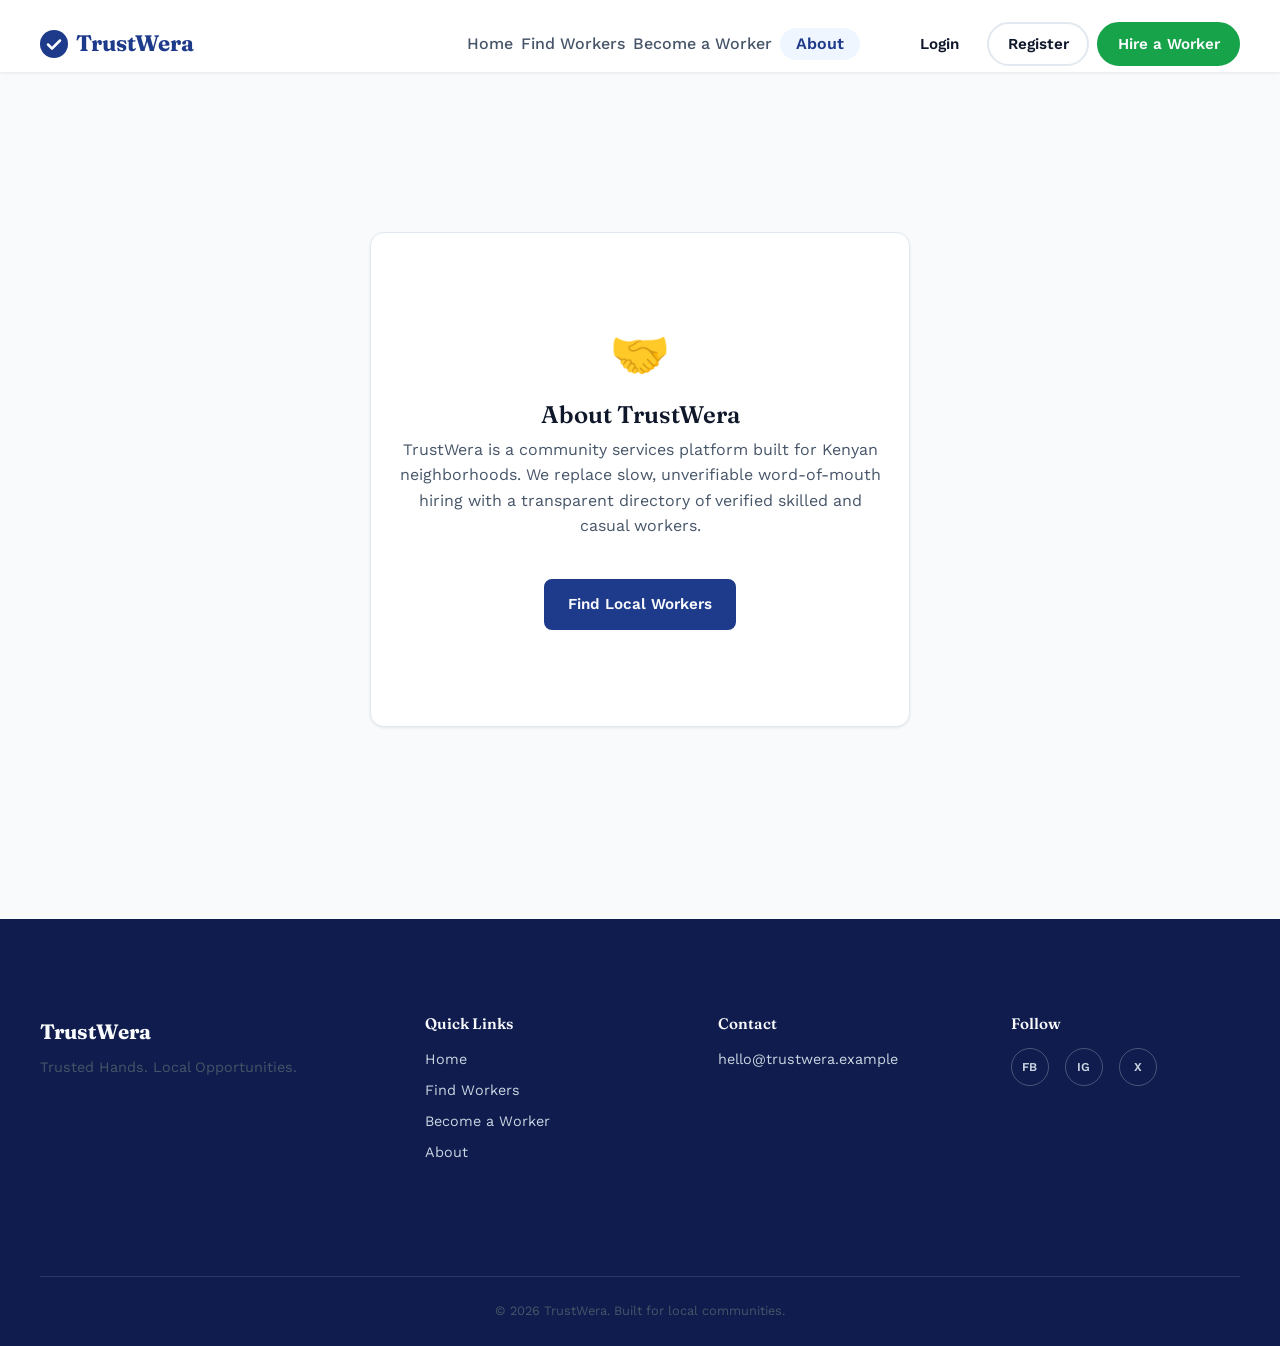
<file: about/index.html>
<!DOCTYPE html>
<html lang="en">
<head>
  <meta charset="UTF-8">
  <meta name="viewport" content="width=device-width, initial-scale=1.0">
  <title>About Us — TrustWera</title>
  <meta name="description" content="Learn more about TrustWera and our mission to connect local clients with verified workers across Kenya.">

  <!-- Google Fonts: Fraunces (display) + Work Sans (body) -->
  <link rel="preconnect" href="https://fonts.googleapis.com">
  <link rel="preconnect" href="https://fonts.gstatic.com" crossorigin>
  <link href="https://fonts.googleapis.com/css2?family=Fraunces:ital,opsz,wght@0,9..144,600;0,9..144,700;1,9..144,400&family=Work+Sans:wght@400;500;600;700&display=swap" rel="stylesheet">

  <link rel="stylesheet" href="/assets/css/style.css">
</head>
<body>

  <!-- ============ NAVIGATION ============ -->
  <header class="site-header">
    <nav class="navbar" aria-label="Main navigation">
      <a href="/" class="navbar__logo">
        <svg class="navbar__logo-icon" width="28" height="28" viewBox="0 0 28 28" fill="none" aria-hidden="true">
          <circle cx="14" cy="14" r="14" fill="#1E3A8A"/>
          <path d="M8 14.5L12 18.5L20 10.5" stroke="#FFFFFF" stroke-width="2.5" stroke-linecap="round" stroke-linejoin="round"/>
        </svg>
        <span>TrustWera</span>
      </a>

      <button class="navbar__toggle" aria-expanded="false" aria-controls="navbar-menu" aria-label="Open menu">
        <span class="navbar__toggle-bar" aria-hidden="true"></span>
        <span class="navbar__toggle-bar" aria-hidden="true"></span>
        <span class="navbar__toggle-bar" aria-hidden="true"></span>
      </button>

      <div class="navbar__menu" id="navbar-menu">
        <ul class="navbar__links">
          <li><a href="/">Home</a></li>
          <li><a href="/workers">Find Workers</a></li>
          <li><a href="/become-a-worker">Become a Worker</a></li>
          <li><a href="/about" aria-current="page">About</a></li>
        </ul>

        <div class="navbar__actions" data-auth-actions>
          <a href="/login" class="btn btn--ghost">Login</a>
          <a href="/register" class="btn btn--outline">Register</a>
          <a href="/workers" class="btn btn--primary">Hire a Worker</a>
        </div>
      </div>
    </nav>
  </header>

  <!-- ============ MAIN CONTENT ============ -->
  <main id="main-content">
    <div class="workers-container">
      <div class="workers-state-block">
        <div class="workers-state-icon" aria-hidden="true">🤝</div>
        <h2>About TrustWera</h2>
        <p>TrustWera is a community services platform built for Kenyan neighborhoods. We replace slow, unverifiable word-of-mouth hiring with a transparent directory of verified skilled and casual workers.</p>
        <a href="/workers" class="btn btn--primary">Find Local Workers</a>
      </div>
    </div>
  </main>

  <!-- ============ FOOTER ============ -->
  <footer class="site-footer" role="contentinfo" aria-label="Site footer">
    <div class="site-footer__brand">
      <p class="site-footer__logo">TrustWera</p>
      <p class="site-footer__tagline">Trusted Hands. Local Opportunities.</p>
    </div>

    <nav class="site-footer__links" aria-label="Footer navigation">
      <h3>Quick Links</h3>
      <ul>
        <li><a href="/">Home</a></li>
        <li><a href="/workers">Find Workers</a></li>
        <li><a href="/become-a-worker">Become a Worker</a></li>
        <li><a href="/about">About</a></li>
      </ul>
    </nav>

    <div class="site-footer__contact">
      <h3>Contact</h3>
      <p><a href="mailto:hello@trustwera.example">hello@trustwera.example</a></p>
    </div>

    <div class="site-footer__social">
      <h3>Follow</h3>
      <ul class="social-icons">
        <li><a href="https://facebook.com/trustwera" target="_blank" rel="noopener noreferrer" aria-label="TrustWera on Facebook">FB</a></li>
        <li><a href="https://instagram.com/trustwera" target="_blank" rel="noopener noreferrer" aria-label="TrustWera on Instagram">IG</a></li>
        <li><a href="https://x.com/trustwera" target="_blank" rel="noopener noreferrer" aria-label="TrustWera on X">X</a></li>
      </ul>
    </div>

    <p class="site-footer__copyright">&copy; 2026 TrustWera. Built for local communities.</p>
  </footer>

  <script src="/assets/js/script.js" defer></script>
</body>
</html>
</file>
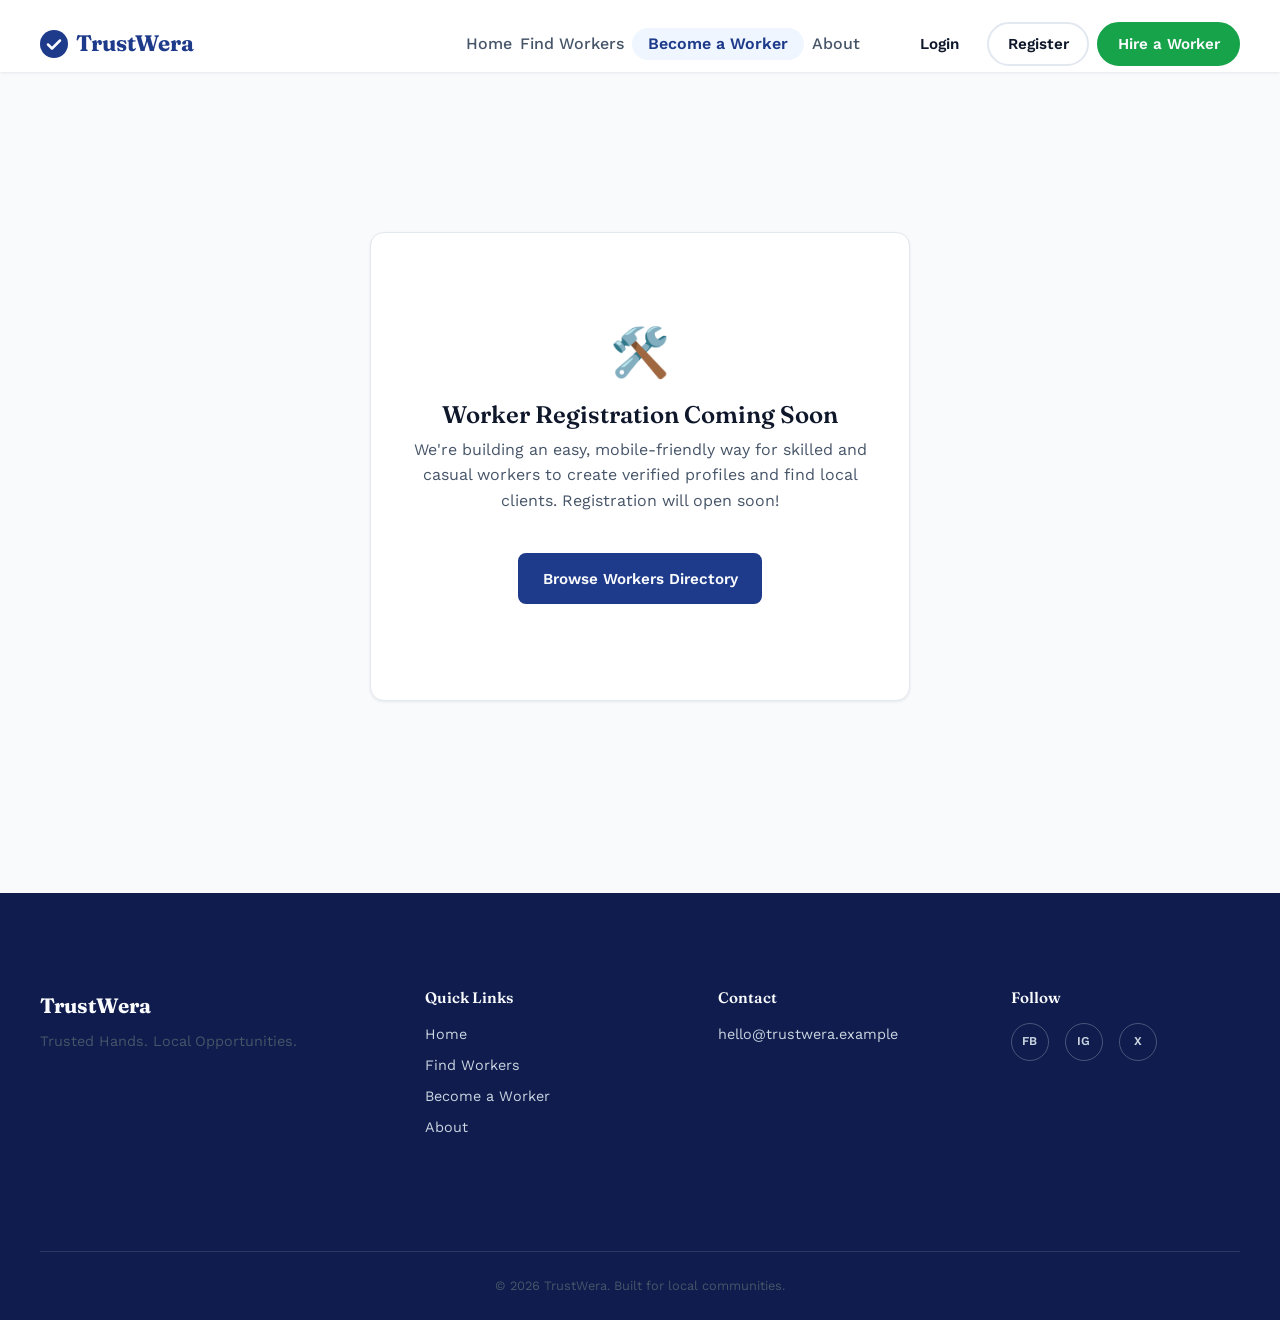
<file: become-a-worker/index.html>
<!DOCTYPE html>
<html lang="en">
<head>
  <meta charset="UTF-8">
  <meta name="viewport" content="width=device-width, initial-scale=1.0">
  <title>Become a Worker — TrustWera</title>
  <meta name="description" content="Register as a skilled or casual worker on TrustWera to reach clients in your local area.">

  <!-- Google Fonts: Fraunces (display) + Work Sans (body) -->
  <link rel="preconnect" href="https://fonts.googleapis.com">
  <link rel="preconnect" href="https://fonts.gstatic.com" crossorigin>
  <link href="https://fonts.googleapis.com/css2?family=Fraunces:ital,opsz,wght@0,9..144,600;0,9..144,700;1,9..144,400&family=Work+Sans:wght@400;500;600;700&display=swap" rel="stylesheet">

  <link rel="stylesheet" href="/assets/css/style.css">
</head>
<body>

  <!-- ============ NAVIGATION ============ -->
  <header class="site-header">
    <nav class="navbar" aria-label="Main navigation">
      <a href="/" class="navbar__logo">
        <svg class="navbar__logo-icon" width="28" height="28" viewBox="0 0 28 28" fill="none" aria-hidden="true">
          <circle cx="14" cy="14" r="14" fill="#1E3A8A"/>
          <path d="M8 14.5L12 18.5L20 10.5" stroke="#FFFFFF" stroke-width="2.5" stroke-linecap="round" stroke-linejoin="round"/>
        </svg>
        <span>TrustWera</span>
      </a>

      <button class="navbar__toggle" aria-expanded="false" aria-controls="navbar-menu" aria-label="Open menu">
        <span class="navbar__toggle-bar" aria-hidden="true"></span>
        <span class="navbar__toggle-bar" aria-hidden="true"></span>
        <span class="navbar__toggle-bar" aria-hidden="true"></span>
      </button>

      <div class="navbar__menu" id="navbar-menu">
        <ul class="navbar__links">
          <li><a href="/">Home</a></li>
          <li><a href="/workers">Find Workers</a></li>
          <li><a href="/become-a-worker" aria-current="page">Become a Worker</a></li>
          <li><a href="/about">About</a></li>
        </ul>

        <div class="navbar__actions" data-auth-actions>
          <a href="/login" class="btn btn--ghost">Login</a>
          <a href="/register" class="btn btn--outline">Register</a>
          <a href="/workers" class="btn btn--primary">Hire a Worker</a>
        </div>
      </div>
    </nav>
  </header>

  <!-- ============ MAIN CONTENT ============ -->
  <main id="main-content">
    <div class="workers-container">
      <div class="workers-state-block">
        <div class="workers-state-icon" aria-hidden="true">🛠️</div>
        <h2>Worker Registration Coming Soon</h2>
        <p>We're building an easy, mobile-friendly way for skilled and casual workers to create verified profiles and find local clients. Registration will open soon!</p>
        <a href="/workers" class="btn btn--primary">Browse Workers Directory</a>
      </div>
    </div>
  </main>

  <!-- ============ FOOTER ============ -->
  <footer class="site-footer" role="contentinfo" aria-label="Site footer">
    <div class="site-footer__brand">
      <p class="site-footer__logo">TrustWera</p>
      <p class="site-footer__tagline">Trusted Hands. Local Opportunities.</p>
    </div>

    <nav class="site-footer__links" aria-label="Footer navigation">
      <h3>Quick Links</h3>
      <ul>
        <li><a href="/">Home</a></li>
        <li><a href="/workers">Find Workers</a></li>
        <li><a href="/become-a-worker">Become a Worker</a></li>
        <li><a href="/about">About</a></li>
      </ul>
    </nav>

    <div class="site-footer__contact">
      <h3>Contact</h3>
      <p><a href="mailto:hello@trustwera.example">hello@trustwera.example</a></p>
    </div>

    <div class="site-footer__social">
      <h3>Follow</h3>
      <ul class="social-icons">
        <li><a href="https://facebook.com/trustwera" target="_blank" rel="noopener noreferrer" aria-label="TrustWera on Facebook">FB</a></li>
        <li><a href="https://instagram.com/trustwera" target="_blank" rel="noopener noreferrer" aria-label="TrustWera on Instagram">IG</a></li>
        <li><a href="https://x.com/trustwera" target="_blank" rel="noopener noreferrer" aria-label="TrustWera on X">X</a></li>
      </ul>
    </div>

    <p class="site-footer__copyright">&copy; 2026 TrustWera. Built for local communities.</p>
  </footer>

  <script src="/assets/js/script.js" defer></script>
</body>
</html>
</file>
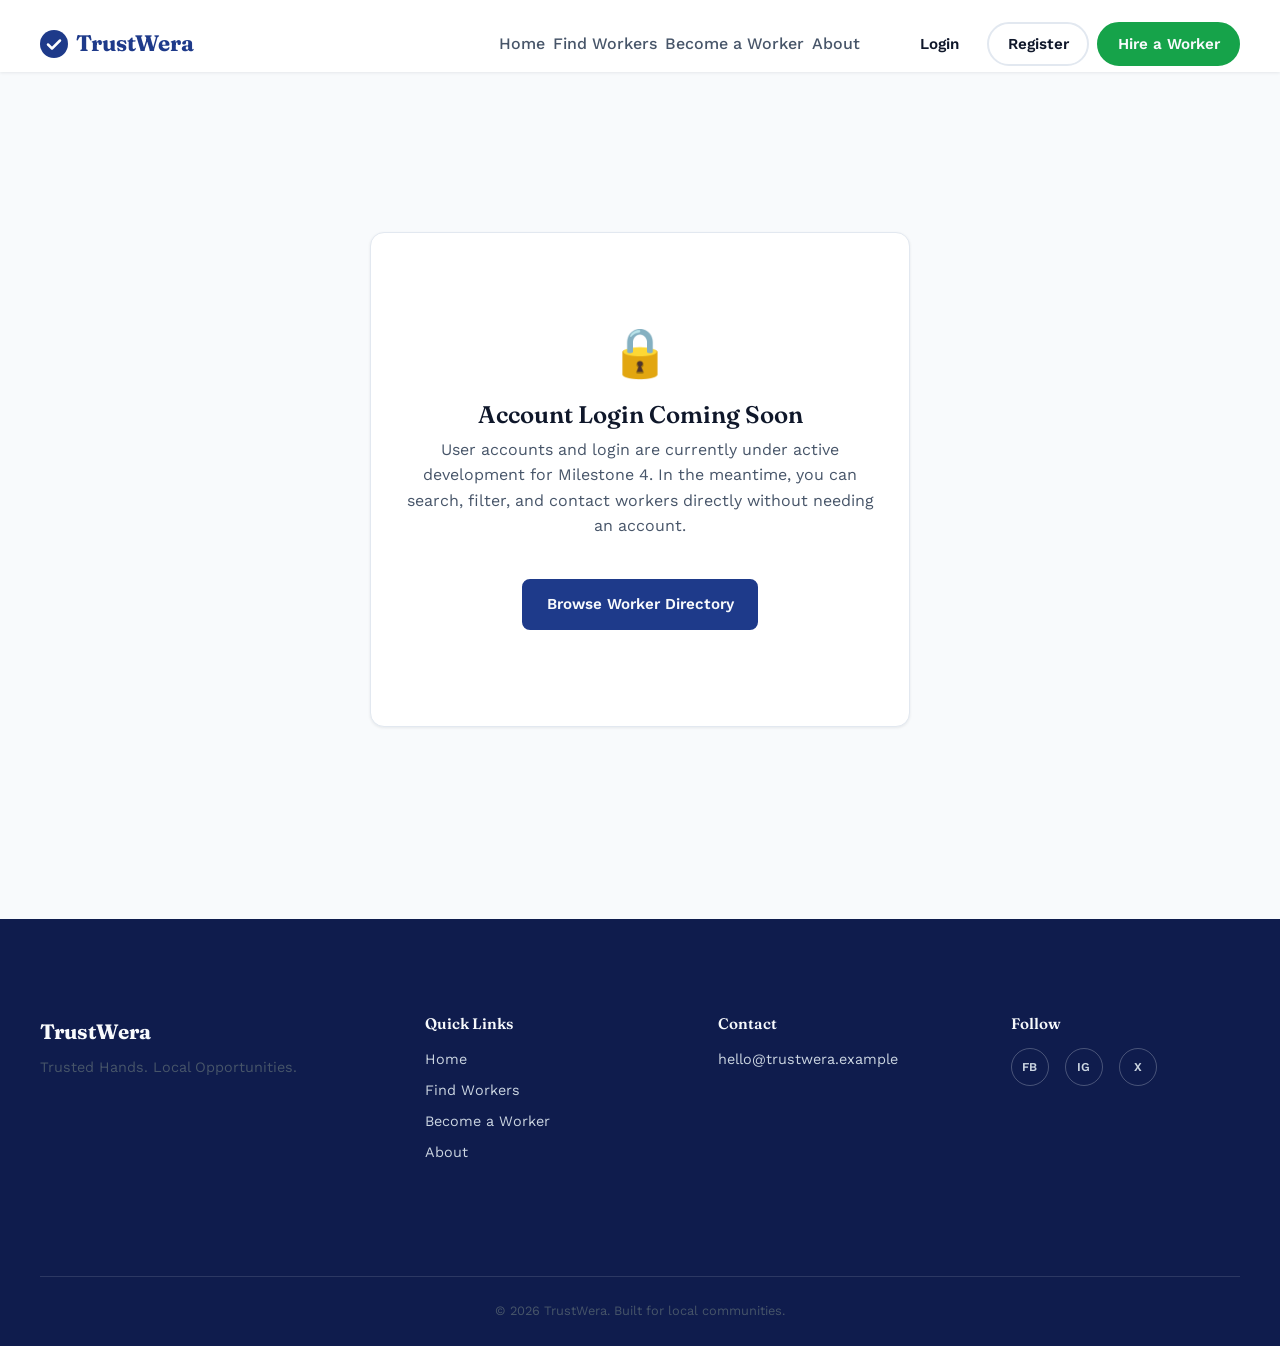
<file: login/index.html>
<!DOCTYPE html>
<html lang="en">
<head>
  <meta charset="UTF-8">
  <meta name="viewport" content="width=device-width, initial-scale=1.0">
  <title>Login — TrustWera</title>
  <meta name="description" content="Log in to your TrustWera account.">

  <!-- Google Fonts: Fraunces (display) + Work Sans (body) -->
  <link rel="preconnect" href="https://fonts.googleapis.com">
  <link rel="preconnect" href="https://fonts.gstatic.com" crossorigin>
  <link href="https://fonts.googleapis.com/css2?family=Fraunces:ital,opsz,wght@0,9..144,600;0,9..144,700;1,9..144,400&family=Work+Sans:wght@400;500;600;700&display=swap" rel="stylesheet">

  <link rel="stylesheet" href="/assets/css/style.css">
</head>
<body>

  <!-- ============ NAVIGATION ============ -->
  <header class="site-header">
    <nav class="navbar" aria-label="Main navigation">
      <a href="/" class="navbar__logo">
        <svg class="navbar__logo-icon" width="28" height="28" viewBox="0 0 28 28" fill="none" aria-hidden="true">
          <circle cx="14" cy="14" r="14" fill="#1E3A8A"/>
          <path d="M8 14.5L12 18.5L20 10.5" stroke="#FFFFFF" stroke-width="2.5" stroke-linecap="round" stroke-linejoin="round"/>
        </svg>
        <span>TrustWera</span>
      </a>

      <button class="navbar__toggle" aria-expanded="false" aria-controls="navbar-menu" aria-label="Open menu">
        <span class="navbar__toggle-bar" aria-hidden="true"></span>
        <span class="navbar__toggle-bar" aria-hidden="true"></span>
        <span class="navbar__toggle-bar" aria-hidden="true"></span>
      </button>

      <div class="navbar__menu" id="navbar-menu">
        <ul class="navbar__links">
          <li><a href="/">Home</a></li>
          <li><a href="/workers">Find Workers</a></li>
          <li><a href="/become-a-worker">Become a Worker</a></li>
          <li><a href="/about">About</a></li>
        </ul>

        <div class="navbar__actions" data-auth-actions>
          <a href="/login" class="btn btn--ghost" aria-current="page">Login</a>
          <a href="/register" class="btn btn--outline">Register</a>
          <a href="/workers" class="btn btn--primary">Hire a Worker</a>
        </div>
      </div>
    </nav>
  </header>

  <!-- ============ MAIN CONTENT ============ -->
  <main id="main-content">
    <div class="workers-container">
      <div class="workers-state-block">
        <div class="workers-state-icon" aria-hidden="true">🔒</div>
        <h2>Account Login Coming Soon</h2>
        <p>User accounts and login are currently under active development for Milestone 4. In the meantime, you can search, filter, and contact workers directly without needing an account.</p>
        <a href="/workers" class="btn btn--primary">Browse Worker Directory</a>
      </div>
    </div>
  </main>

  <!-- ============ FOOTER ============ -->
  <footer class="site-footer" role="contentinfo" aria-label="Site footer">
    <div class="site-footer__brand">
      <p class="site-footer__logo">TrustWera</p>
      <p class="site-footer__tagline">Trusted Hands. Local Opportunities.</p>
    </div>

    <nav class="site-footer__links" aria-label="Footer navigation">
      <h3>Quick Links</h3>
      <ul>
        <li><a href="/">Home</a></li>
        <li><a href="/workers">Find Workers</a></li>
        <li><a href="/become-a-worker">Become a Worker</a></li>
        <li><a href="/about">About</a></li>
      </ul>
    </nav>

    <div class="site-footer__contact">
      <h3>Contact</h3>
      <p><a href="mailto:hello@trustwera.example">hello@trustwera.example</a></p>
    </div>

    <div class="site-footer__social">
      <h3>Follow</h3>
      <ul class="social-icons">
        <li><a href="https://facebook.com/trustwera" target="_blank" rel="noopener noreferrer" aria-label="TrustWera on Facebook">FB</a></li>
        <li><a href="https://instagram.com/trustwera" target="_blank" rel="noopener noreferrer" aria-label="TrustWera on Instagram">IG</a></li>
        <li><a href="https://x.com/trustwera" target="_blank" rel="noopener noreferrer" aria-label="TrustWera on X">X</a></li>
      </ul>
    </div>

    <p class="site-footer__copyright">&copy; 2026 TrustWera. Built for local communities.</p>
  </footer>

  <script src="/assets/js/script.js" defer></script>
</body>
</html>
</file>
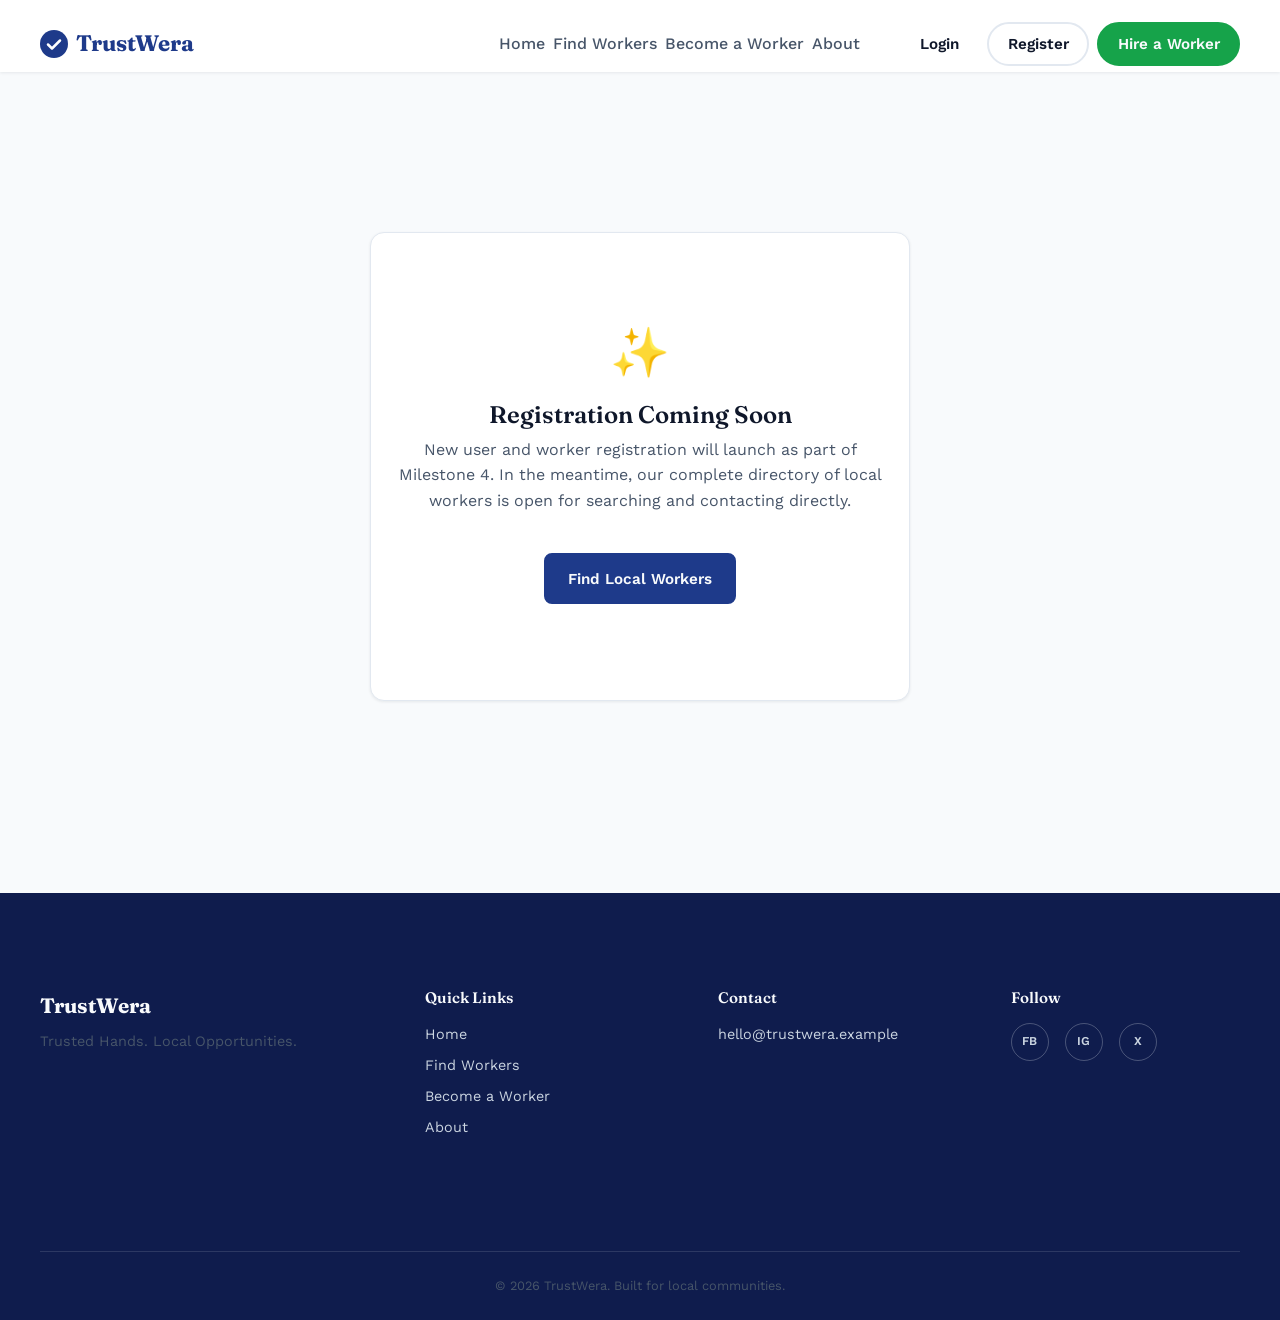
<file: register/index.html>
<!DOCTYPE html>
<html lang="en">
<head>
  <meta charset="UTF-8">
  <meta name="viewport" content="width=device-width, initial-scale=1.0">
  <title>Register — TrustWera</title>
  <meta name="description" content="Create a TrustWera account to hire workers or offer services.">

  <!-- Google Fonts: Fraunces (display) + Work Sans (body) -->
  <link rel="preconnect" href="https://fonts.googleapis.com">
  <link rel="preconnect" href="https://fonts.gstatic.com" crossorigin>
  <link href="https://fonts.googleapis.com/css2?family=Fraunces:ital,opsz,wght@0,9..144,600;0,9..144,700;1,9..144,400&family=Work+Sans:wght@400;500;600;700&display=swap" rel="stylesheet">

  <link rel="stylesheet" href="/assets/css/style.css">
</head>
<body>

  <!-- ============ NAVIGATION ============ -->
  <header class="site-header">
    <nav class="navbar" aria-label="Main navigation">
      <a href="/" class="navbar__logo">
        <svg class="navbar__logo-icon" width="28" height="28" viewBox="0 0 28 28" fill="none" aria-hidden="true">
          <circle cx="14" cy="14" r="14" fill="#1E3A8A"/>
          <path d="M8 14.5L12 18.5L20 10.5" stroke="#FFFFFF" stroke-width="2.5" stroke-linecap="round" stroke-linejoin="round"/>
        </svg>
        <span>TrustWera</span>
      </a>

      <button class="navbar__toggle" aria-expanded="false" aria-controls="navbar-menu" aria-label="Open menu">
        <span class="navbar__toggle-bar" aria-hidden="true"></span>
        <span class="navbar__toggle-bar" aria-hidden="true"></span>
        <span class="navbar__toggle-bar" aria-hidden="true"></span>
      </button>

      <div class="navbar__menu" id="navbar-menu">
        <ul class="navbar__links">
          <li><a href="/">Home</a></li>
          <li><a href="/workers">Find Workers</a></li>
          <li><a href="/become-a-worker">Become a Worker</a></li>
          <li><a href="/about">About</a></li>
        </ul>

        <div class="navbar__actions" data-auth-actions>
          <a href="/login" class="btn btn--ghost">Login</a>
          <a href="/register" class="btn btn--outline" aria-current="page">Register</a>
          <a href="/workers" class="btn btn--primary">Hire a Worker</a>
        </div>
      </div>
    </nav>
  </header>

  <!-- ============ MAIN CONTENT ============ -->
  <main id="main-content">
    <div class="workers-container">
      <div class="workers-state-block">
        <div class="workers-state-icon" aria-hidden="true">✨</div>
        <h2>Registration Coming Soon</h2>
        <p>New user and worker registration will launch as part of Milestone 4. In the meantime, our complete directory of local workers is open for searching and contacting directly.</p>
        <a href="/workers" class="btn btn--primary">Find Local Workers</a>
      </div>
    </div>
  </main>

  <!-- ============ FOOTER ============ -->
  <footer class="site-footer" role="contentinfo" aria-label="Site footer">
    <div class="site-footer__brand">
      <p class="site-footer__logo">TrustWera</p>
      <p class="site-footer__tagline">Trusted Hands. Local Opportunities.</p>
    </div>

    <nav class="site-footer__links" aria-label="Footer navigation">
      <h3>Quick Links</h3>
      <ul>
        <li><a href="/">Home</a></li>
        <li><a href="/workers">Find Workers</a></li>
        <li><a href="/become-a-worker">Become a Worker</a></li>
        <li><a href="/about">About</a></li>
      </ul>
    </nav>

    <div class="site-footer__contact">
      <h3>Contact</h3>
      <p><a href="mailto:hello@trustwera.example">hello@trustwera.example</a></p>
    </div>

    <div class="site-footer__social">
      <h3>Follow</h3>
      <ul class="social-icons">
        <li><a href="https://facebook.com/trustwera" target="_blank" rel="noopener noreferrer" aria-label="TrustWera on Facebook">FB</a></li>
        <li><a href="https://instagram.com/trustwera" target="_blank" rel="noopener noreferrer" aria-label="TrustWera on Instagram">IG</a></li>
        <li><a href="https://x.com/trustwera" target="_blank" rel="noopener noreferrer" aria-label="TrustWera on X">X</a></li>
      </ul>
    </div>

    <p class="site-footer__copyright">&copy; 2026 TrustWera. Built for local communities.</p>
  </footer>

  <script src="/assets/js/script.js" defer></script>
</body>
</html>
</file>
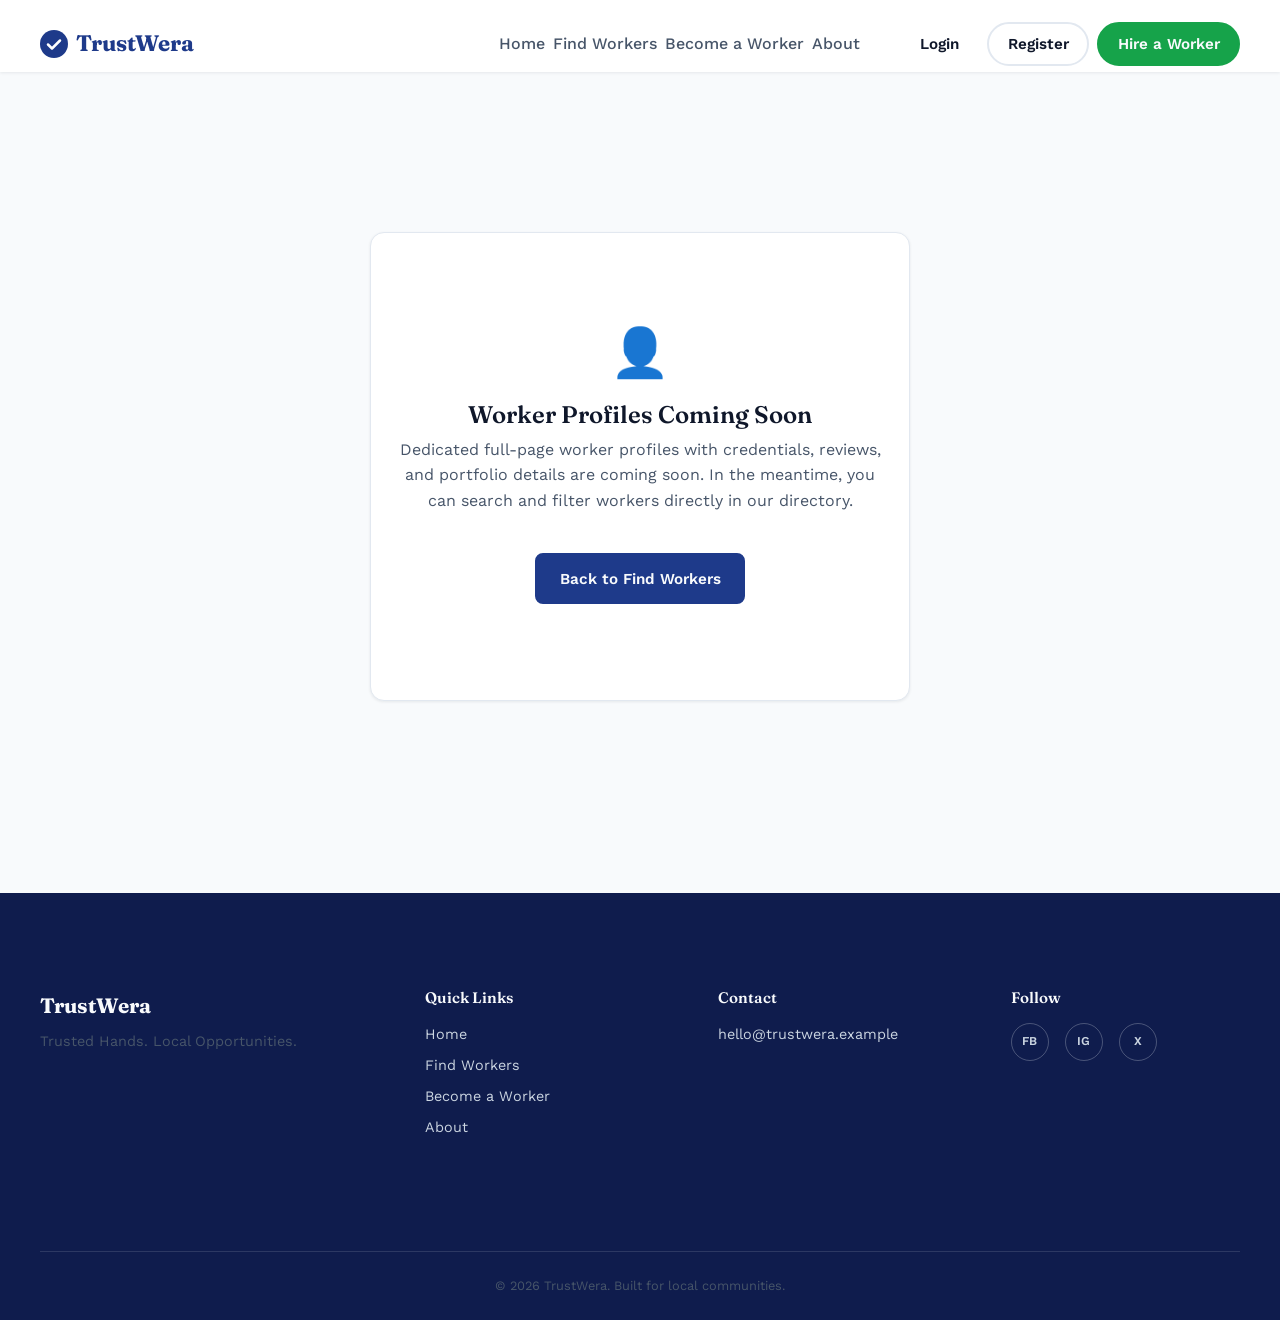
<file: workers/profile.html>
<!DOCTYPE html>
<html lang="en">
<head>
  <meta charset="UTF-8">
  <meta name="viewport" content="width=device-width, initial-scale=1.0">
  <title>Worker Profile — TrustWera</title>
  <meta name="description" content="View worker details and qualifications on TrustWera.">

  <!-- Google Fonts: Fraunces (display) + Work Sans (body) -->
  <link rel="preconnect" href="https://fonts.googleapis.com">
  <link rel="preconnect" href="https://fonts.gstatic.com" crossorigin>
  <link href="https://fonts.googleapis.com/css2?family=Fraunces:ital,opsz,wght@0,9..144,600;0,9..144,700;1,9..144,400&family=Work+Sans:wght@400;500;600;700&display=swap" rel="stylesheet">

  <link rel="stylesheet" href="/assets/css/style.css">
</head>
<body>

  <!-- ============ NAVIGATION ============ -->
  <header class="site-header">
    <nav class="navbar" aria-label="Main navigation">
      <a href="/" class="navbar__logo">
        <svg class="navbar__logo-icon" width="28" height="28" viewBox="0 0 28 28" fill="none" aria-hidden="true">
          <circle cx="14" cy="14" r="14" fill="#1E3A8A"/>
          <path d="M8 14.5L12 18.5L20 10.5" stroke="#FFFFFF" stroke-width="2.5" stroke-linecap="round" stroke-linejoin="round"/>
        </svg>
        <span>TrustWera</span>
      </a>

      <button class="navbar__toggle" aria-expanded="false" aria-controls="navbar-menu" aria-label="Open menu">
        <span class="navbar__toggle-bar" aria-hidden="true"></span>
        <span class="navbar__toggle-bar" aria-hidden="true"></span>
        <span class="navbar__toggle-bar" aria-hidden="true"></span>
      </button>

      <div class="navbar__menu" id="navbar-menu">
        <ul class="navbar__links">
          <li><a href="/">Home</a></li>
          <li><a href="/workers">Find Workers</a></li>
          <li><a href="/become-a-worker">Become a Worker</a></li>
          <li><a href="/about">About</a></li>
        </ul>

        <div class="navbar__actions" data-auth-actions>
          <a href="/login" class="btn btn--ghost">Login</a>
          <a href="/register" class="btn btn--outline">Register</a>
          <a href="/workers" class="btn btn--primary">Hire a Worker</a>
        </div>
      </div>
    </nav>
  </header>

  <!-- ============ MAIN CONTENT ============ -->
  <main id="main-content">
    <div class="workers-container">
      <div class="workers-state-block">
        <div class="workers-state-icon" aria-hidden="true">👤</div>
        <h2>Worker Profiles Coming Soon</h2>
        <p>Dedicated full-page worker profiles with credentials, reviews, and portfolio details are coming soon. In the meantime, you can search and filter workers directly in our directory.</p>
        <a href="/workers" class="btn btn--primary">Back to Find Workers</a>
      </div>
    </div>
  </main>

  <!-- ============ FOOTER ============ -->
  <footer class="site-footer" role="contentinfo" aria-label="Site footer">
    <div class="site-footer__brand">
      <p class="site-footer__logo">TrustWera</p>
      <p class="site-footer__tagline">Trusted Hands. Local Opportunities.</p>
    </div>

    <nav class="site-footer__links" aria-label="Footer navigation">
      <h3>Quick Links</h3>
      <ul>
        <li><a href="/">Home</a></li>
        <li><a href="/workers">Find Workers</a></li>
        <li><a href="/become-a-worker">Become a Worker</a></li>
        <li><a href="/about">About</a></li>
      </ul>
    </nav>

    <div class="site-footer__contact">
      <h3>Contact</h3>
      <p><a href="mailto:hello@trustwera.example">hello@trustwera.example</a></p>
    </div>

    <div class="site-footer__social">
      <h3>Follow</h3>
      <ul class="social-icons">
        <li><a href="https://facebook.com/trustwera" target="_blank" rel="noopener noreferrer" aria-label="TrustWera on Facebook">FB</a></li>
        <li><a href="https://instagram.com/trustwera" target="_blank" rel="noopener noreferrer" aria-label="TrustWera on Instagram">IG</a></li>
        <li><a href="https://x.com/trustwera" target="_blank" rel="noopener noreferrer" aria-label="TrustWera on X">X</a></li>
      </ul>
    </div>

    <p class="site-footer__copyright">&copy; 2026 TrustWera. Built for local communities.</p>
  </footer>

  <script src="/assets/js/script.js" defer></script>
</body>
</html>
</file>
<file: assets/css/style.css>
/* ---------- 1. DESIGN TOKENS ---------- */
:root {
  /* Brand colors */
  --color-primary: #1E3A8A;      
  --color-secondary: #16A34A;    
  --color-accent: #F59E0B;       
  --color-bg: #F8FAFC;           
 
  /* Derived neutrals */
  --color-surface: #FFFFFF;      
  --color-text: #0F172A;         
  --color-text-muted: #475569;   
  --color-border: #E2E8F0;
 
  /* On-dark variants (for CTA band, footer) */
  --color-on-dark: #F8FAFC;
  --color-on-dark-muted: #CBD5E1;
 
  /* Typography */
  --font-display: "Fraunces", Georgia, serif;
  --font-body: "Work Sans", -apple-system, BlinkMacSystemFont, sans-serif;
 
  /* Spacing scale */
  --space-xs: 0.5rem;
  --space-sm: 1rem;
  --space-md: 1.5rem;
  --space-lg: 2.5rem;
  --space-xl: 4rem;
  --space-2xl: 6rem;
  --space-3xl: 8rem; /* for desktop sections */
 
  /* Layout */
  --container-width: 1200px;
  --radius-sm: 8px;
  --radius-md: 14px;
  --radius-lg: 24px;
 
  /* Shadows */
  --shadow-sm: 0 1px 3px rgba(15, 23, 42, 0.08);
  --shadow-md: 0 8px 24px rgba(15, 23, 42, 0.08);
  --shadow-lg: 0 16px 40px rgba(15, 23, 42, 0.12);
 
  /* Motion */
  --transition-fast: 150ms ease;
  --transition-base: 250ms ease;
}
 
/* ---------- 2. RESET & BASE ---------- */
*, *::before, *::after {
  box-sizing: border-box;
}
 
html {
  scroll-behavior: smooth;
}
 
@media (prefers-reduced-motion: reduce) {
  html {
    scroll-behavior: auto;
  }
  *, *::before, *::after {
    animation-duration: 0.01ms !important;
    animation-iteration-count: 1 !important;
    transition-duration: 0.01ms !important;
  }
}
 
body {
  margin: 0;
  font-family: var(--font-body);
  font-size: 16px;
  line-height: 1.6;
  color: var(--color-text);
  background-color: var(--color-bg);
}
 
h1, h2, h3 {
  font-family: var(--font-display);
  font-weight: 600;
  line-height: 1.15;
  margin: 0 0 var(--space-sm) 0;
  color: var(--color-text);
}
 
h1 { font-size: clamp(2.25rem, 4vw + 1rem, 4.5rem); font-weight: 600; }
h2 { font-size: clamp(1.75rem, 2.5vw + 1rem, 2.8rem); }
h3 { font-size: 1.15rem; font-weight: 600; }
 
p {
  margin: 0 0 var(--space-sm) 0;
  color: var(--color-text-muted);
}
 
a {
  color: inherit;
  text-decoration: none;
}
 
ul, ol {
  list-style: none;
  margin: 0;
  padding: 0;
}
 
img {
  max-width: 100%;
  display: block;
}

/* ---------- 3. ACCESSIBILITY IMPROVEMENTS ---------- */
/* Skip to content link - NEW */
.skip-to-content {
  position: absolute;
  top: -9999px;
  left: 50%;
  transform: translateX(-50%);
  padding: var(--space-sm) var(--space-md);
  background: var(--color-primary);
  color: var(--color-on-dark);
  z-index: 9999;
  border-radius: var(--radius-sm);
  font-weight: 600;
}
 
.skip-to-content:focus {
  top: var(--space-sm);
}
 
/* Visible focus state for keyboard users */
:focus-visible {
  outline: 3px solid var(--color-accent);
  outline-offset: 2px;
}

/* Ensure all interactive elements have visible focus */
a:focus-visible,
button:focus-visible,
input:focus-visible,
select:focus-visible,
textarea:focus-visible {
  outline: 3px solid var(--color-accent);
  outline-offset: 2px;
}
 
/* High contrast mode support */
@media (forced-colors: active) {
  .btn {
    border: 2px solid currentColor;
  }
}
 
/* ---------- 3. LAYOUT UTILITIES ---------- */
.section-heading {
  max-width: 640px;
  margin: 0 auto var(--space-xl) auto;
  text-align: center;
}
 
.section-heading p {
  font-size: 1.05rem;
}
 

/* ---------- 4. BUTTONS ---------- */
.btn {
  display: inline-flex;
  align-items: center;
  justify-content: center;
  gap: var(--space-xs);
  padding: 0.7rem 1.4rem;
  border-radius: var(--radius-sm);
  font-family: var(--font-body);
  font-weight: 600;
  font-size: 0.95rem;
  border: 2px solid transparent;
  cursor: pointer;
  transition: background-color var(--transition-fast), transform var(--transition-fast), box-shadow var(--transition-fast);
  white-space: nowrap;
  text-decoration: none;
}
 
.btn:hover {
  transform: translateY(-2px);
}

.btn:active {
   transform: translateY(0);
}
 
.btn--large {
  padding: 0.9rem 2rem;
  font-size: 1.05rem;
}
 
.btn--small {
  padding: 0.5rem 1rem;
  font-size: 0.85rem;
}
 
.btn--primary {
  background-color: var(--color-primary);
  color: var(--color-on-dark);
  border-color: var(--color-primary);
}
.btn--primary:hover {
  background-color: #17296b; /* darkened primary */
  border-color: #17296b;
}
 
.btn--outline {
  background-color: transparent;
  border-color: var(--color-primary);
  color: var(--color-primary);
}
.btn--outline:hover {
  background-color: var(--color-primary);
  color: var(--color-on-dark);
}
 
.btn--outline-light {
  background-color: transparent;
  border-color: var(--color-on-dark);
  color: var(--color-on-dark);
}
.btn--outline-light:hover {
  background-color: var(--color-on-dark);
  color: var(--color-primary);
}
 
.btn--ghost {
  background-color: transparent;
  color: var(--color-text);
}
.btn--ghost:hover {
  color: var(--color-primary);
}

/* ---------- 5. NAVIGATION ---------- */
.site-header {
  position: sticky;
  top: 0;
  z-index: 100;
  background-color: var(--color-surface);
  box-shadow: var(--shadow-sm);
}
 
.navbar {
  max-width: var(--container-width);
  margin: 0 auto;
  display: flex;
  align-items: center;
  justify-content: space-between;
  padding-top: var(--space-sm);
  padding-bottom: var(--space-sm) max(var(--space-md), calc((100% - var(--container-width)) / 2));
  min-height: 72px; /* Improved touch target sizing */
}
 
.navbar__logo {
  font-family: var(--font-display);
  font-size: 1.4rem;
  font-weight: 700;
  color: var(--color-primary);
  flex-shrink: 0;
  display: inline-flex;
  align-items: center;
  gap: 0.5rem;
}

.navbar__logo-icon {
  width: 28px;
  height: 28px;
  flex-shrink: 0;
}
 
.navbar__toggle {
  display: none;
  flex-direction: column;
  gap: 5px;
  background: none;
  border: none;
  cursor: pointer;
  padding: var(--space-xs);
  width: 44px;
  height: 44px;
  justify-content: center;
  border-radius: var(--radius-sm);
}

.navbar__toggle:hover {
  background-color: rgba(0, 0, 0, 0.05);
}
 
.navbar__toggle-bar {
  width: 24px;
  height: 2px;
  background-color: var(--color-text);
  border-radius: 2px;
  transition: transform var(--transition-fast), opacity var(--transition-fast);
  display: block;
}
 
.navbar__menu {
  display: flex;
  align-items: center;
  gap: var(--space-lg);
}
 
.navbar__links {
  display: flex;
  gap: var(--space-xs);
}
 
.navbar__links a {
  font-weight: 500;
  color: var(--color-text-muted);
  transition: color var(--transition-fast), background-color var(--transition-fast);
  padding: 0.4rem 0.85rem;
  border-radius: 9999px;
  position: relative;
}
 
.navbar__links a:hover {
  color: var(--color-primary);
}

.navbar__links a[aria-current="page"] {
  background-color: #EFF6FF;
  color: var(--color-primary);
  font-weight: 600;
  border-radius: 9999px;
  padding: 0.4rem 1rem !important;
}

.navbar__actions {
  display: flex;
  align-items: center;
  gap: var(--space-xs);
}

.navbar__actions .btn {
  border-radius: 9999px;
  padding: 0.5rem 1.15rem;
}

.navbar__actions .btn--primary {
  background-color: var(--color-secondary);
  border-color: var(--color-secondary);
  color: var(--color-on-dark);
}

.navbar__actions .btn--primary:hover {
  background-color: #15803d;
  border-color: #15803d;
}

.navbar__actions .btn--outline {
  border-color: var(--color-border);
  color: var(--color-text);
}

.navbar__actions .btn--outline:hover {
  background-color: var(--color-bg);
  border-color: var(--color-text-muted);
  color: var(--color-text);
}
 
/* ---------- DESKTOP NAVIGATION FIXES ---------- */
@media (min-width: 841px) {
  .navbar__menu {
    display: flex !important;
    max-height: none !important;
    opacity: 1 !important;
    position: static !important;
    background: none !important;
    box-shadow: none !important;
    flex-direction: row !important;
    padding: 0 !important;
  }
  
  .navbar__links {
    flex-direction: row !important;
    padding: 0 !important;
  }
  
  .navbar__links a {
    border-bottom: none !important;
    padding: var(--space-xs) 0 !important;
  }
  
  .navbar__actions {
    flex-direction: row !important;
    padding: 0 !important;
  }
  
  .navbar__actions .btn {
    width: auto !important;
  }
}

/* Mobile nav: collapse links behind a toggle under ~840px */
@media (max-width: 840px) {
  .navbar__toggle {
    display: flex;
  }
 
  .navbar__menu {
    position: absolute;
    top: 100%;
    left: 0;
    right: 0;
    flex-direction: column;
    align-items: stretch;
    gap: 0;
    background-color: var(--color-surface);
    box-shadow: var(--shadow-md);
    max-height: 0;
    overflow: hidden;
    transition: max-height var(--transition-base);
    padding: 0 var(--space-md);
  }
 
  /* JS toggles this class in Session E to expand/collapse the menu */
  .navbar__menu.is-open {
    max-height: 480px;
    padding: var(--space-sm) var(--space-md) var(--space-md) var(--space-md);
  }
 
  .navbar__links {
    flex-direction: column;
    gap: 0;
    padding: 0;
  }
 
  .navbar__links a {
    display: block;
    padding: var(--space-sm) 0;
    border-bottom: 1px solid var(--color-border);
  }

  .navbar__actions {
    flex-direction: column;
    align-items: stretch;
    padding: var(--space-sm) var(--space-md) var(--space-md) var(--space-md);
  }
 
  .navbar__actions .btn {
    width: 100%;
    justify-content: center;
  }
}

/* ---------- 6. HERO ---------- */

.hero {
  position: relative;
  max-width: var(--container-width);
  width: 100%;
  margin: 0 auto;
  padding-top: var(--space-2xl);
  padding-bottom: var(--space-2xl);
  padding-left: var(--space-md);
  padding-right: var(--space-md);
  min-height: 540px;
  display: flex;
  flex-direction: column;
  justify-content: center;
  overflow: hidden;
}

.hero__content {
  position: relative;
  z-index: 2;
  max-width: 560px;
}

.hero__media {
  position: absolute;
  bottom: 0;
  left: 0;
  right: 0;
  width: 100%;
  pointer-events: none;
  z-index: 1;
  display: flex;
  justify-content: center;
  align-items: flex-end;
}

.hero__image {
  width: 100%;
  max-width: 100%;
  height: auto;
  object-fit: contain;
  object-position: bottom center;
  opacity: 0.22;
  mix-blend-mode: multiply;
  display: block;
}

.hero__content h1{
    max-width: 10ch;
    line-height: 1.05;
    margin-bottom: var(--space-md);
}

.hero__subheading{
    max-width: 34ch;
    font-size: 1.15rem;
}

.hero__actions{
    display:flex;
    gap:var(--space-sm);
    flex-wrap:wrap;
}

/* ---------- DESKTOP HERO FIXES ---------- */
@media (min-width: 1200px) {
  .hero {
    min-height: 580px;
    padding-top: var(--space-3xl);
    padding-bottom: var(--space-2xl);
  }
  
  .hero__content h1 {
    font-size: clamp(3.3rem,4.2vw,5rem);
  }
  
  .hero__subheading {
    font-size: 1.2rem;
  }
}

@media (max-width: 900px) {
  .hero {
    min-height: auto;
    padding-top: var(--space-xl);
    padding-bottom: var(--space-xl);
    text-align: center;
    gap: var(--space-lg);
  }
 
  .hero__content {
    max-width: 100%;
    margin-left: auto;
    margin-right: auto;
  }

  .hero__subheading {
    margin-left: auto;
    margin-right: auto;
  }
 
  .hero__actions {
    justify-content: center;
  }
 
  .hero__media {
    position: relative;
    width: 100%;
    margin-top: var(--space-md);
    order: 2;
    overflow: hidden;
  }

  .hero__image {
    width: 100%;
    max-width: 100%;
    opacity: 0.35;
    margin: 0 auto;
  }

  .hero__highlight {
    display: inline-block;
  }
}

/* ---------- SEARCH FILTERS (NEW) ---------- */
.search-filters {
  max-width: var(--container-width);
  margin: 0 auto;
  padding-top: var(--space-lg);
  padding-bottom: var(--space-2xl);
}

.search-filters__title {
  font-size: 1.3rem;
  font-weight: 500;
  text-align: center;
  margin-bottom: var(--space-md);
  color: var(--color-text);
}

.search-filters__form {
  display: flex;
  gap: var(--space-sm);
  align-items: flex-end;
  background: var(--color-surface);
  padding: var(--space-md);
  border-radius: var(--radius-md);
  box-shadow: var(--shadow-sm);
  border: 1px solid var(--color-border);
}

.search-filters__group {
  flex: 1;
  min-width: 0;
}

.search-filters__select {
  width: 100%;
  padding: 0.7rem 1rem;
  border: 1px solid var(--color-border);
  border-radius: var(--radius-sm);
  font-family: var(--font-body);
  font-size: 0.95rem;
  background-color: var(--color-bg);
  color: var(--color-text);
  transition: border-color var(--transition-fast);
  appearance: none;
  background-image: url("data:image/svg+xml,%3Csvg xmlns='http://www.w3.org/2000/svg' width='12' height='8' viewBox='0 0 12 8'%3E%3Cpath d='M1 1l5 5 5-5' stroke='%23475569' stroke-width='1.5' fill='none' stroke-linecap='round'/%3E%3C/svg%3E");
  background-repeat: no-repeat;
  background-position: right 1rem center;
  padding-right: 2.5rem;
  cursor: pointer;
}

.search-filters__select:focus {
  border-color: var(--color-primary);
  outline: none;
}

.search-filters__submit {
  flex-shrink: 0;
  min-width: 160px;
  background-color: var(--color-secondary);
  border-color: var(--color-secondary);
  color: var(--color-on-dark);
}

.search-filters__submit:hover {
  background-color: #15803d;
  border-color: #15803d;
}

/* Visually hidden for screen readers */
.visually-hidden {
  position: absolute;
  width: 1px;
  height: 1px;
  padding: 0;
  margin: -1px;
  overflow: hidden;
  clip: rect(0, 0, 0, 0);
  white-space: nowrap;
  border: 0;
}

@media (max-width: 768px) {
  .search-filters__form {
    flex-direction: column;
    align-items: stretch;
    gap: var(--space-sm);
  }
  
  .search-filters__submit {
    width: 100%;
    min-width: unset;
  }
}

/* ---------- 7. SERVICE CATEGORIES ---------- */

.categories {
    max-width: var(--container-width);
    margin: 0 auto;
    padding-top: var(--space-3xl);
    padding-bottom: var(--space-3xl);
}

.category-grid {
    display: grid;
    grid-template-columns: repeat(4, minmax(0, 1fr));
    gap: var(--space-lg);
}

.category-card {
    background: var(--color-surface);
    border: 1px solid var(--color-border);
    border-radius: var(--radius-md);

    padding: var(--space-xl);

    display: flex;
    flex-direction: column;
    align-items: center;
    justify-content: flex-start;

    text-align: center;

    min-height: 290px;

    transition:
        transform var(--transition-base),
        box-shadow var(--transition-base),
        border-color var(--transition-base);
}

.category-card:hover {
    transform: translateY(-8px);
    border-color: var(--color-primary);
    box-shadow: var(--shadow-md);
}

.category-card__icon {
    width: 52px;
    height: 52px;
    margin-bottom: var(--space-md);
    border-radius: var(--radius-sm);
    background: #EFF6FF;
    border: 1px solid #DBEAFE;
    color: var(--color-primary);
    display: flex;
    align-items: center;
    justify-content: center;
    flex-shrink: 0;
}

.category-card__icon-svg {
    width: 24px;
    height: 24px;
    stroke: currentColor;
}

.category-card h3 {
    margin-bottom: var(--space-sm);
    font-size: 1.15rem;
}

.category-card p {
    margin: 0;
    font-size: .95rem;
    line-height: 1.7;
}

.category-card__count {
  font-size: 0.85rem;
  color: var(--color-text-muted);
  margin-bottom: var(--space-xs);
  min-height: 1.4rem;
}

.category-card__count--join {
  color: var(--color-secondary);
  font-weight: 500;
}

.category-card__count-link {
  color: var(--color-secondary);
  font-weight: 500;
  text-decoration: underline;
  text-underline-offset: 2px;
  transition: color var(--transition-fast);
}

.category-card__count-link:hover {
  color: var(--color-primary);
}

.category-card__link {
  display: inline-block;
  font-weight: 500;
  font-size: 0.9rem;
  color: var(--color-primary);
  transition: color var(--transition-fast), transform var(--transition-fast);
}

.category-card__link:hover {
  color: var(--color-secondary);
  transform: translateX(4px);
}

@media (max-width:1120px){

    .category-grid{
        grid-template-columns:repeat(2,1fr);
        gap: var(--space-md);
    }

}

@media (max-width:640px){

    .category-grid{
        grid-template-columns:1fr;
    }

}
 
/* ---------- 8. WHY TRUSTWERA ---------- */

.why{
    max-width:var(--container-width);
    margin:0 auto;
    padding-top:var(--space-3xl);
    padding-bottom:var(--space-3xl);
}

.feature-grid{

    display:grid;
    grid-template-columns:repeat(4,minmax(250px,1fr));
    gap:var(--space-lg);

}

.feature-card{
    background:var(--color-surface);
    border-radius:var(--radius-md);
    border-left:5px solid var(--color-secondary);
    padding:var(--space-xl);
    min-height:260px;
    display:flex;
    flex-direction:column;
    justify-content:flex-start;
    transition:
    transform var(--transition-base),
    box-shadow var(--transition-base);

}

.feature-card:hover{
    transform:translateY(-8px);
    box-shadow:var(--shadow-md);

}

.feature-card h3{
    color:var(--color-primary);
    margin-bottom:var(--space-sm);
    font-size:1.15rem;

}

.feature-card p{
    margin:0;
    line-height:1.7;
}

@media(max-width:1000px){

.feature-grid{
    grid-template-columns:repeat(2,1fr);
}

}

@media(max-width:640px){

.feature-grid{
  grid-template-columns:1fr;
}

}

/* ---------- 9. HOW IT WORKS ---------- */

.how-it-works{
    max-width:var(--container-width);
    margin:0 auto;
    padding-top:var(--space-3xl);
    padding-bottom:var(--space-3xl);
}

.timeline{
    display:grid;
    grid-template-columns:repeat(3,1fr);
    gap:var(--space-xl);
}

.timeline__step{
    position:relative;
    background:var(--color-surface);
    border-radius:var(--radius-md);
    padding:var(--space-xl);
    text-align:center;
    box-shadow:var(--shadow-sm);
    min-height:280px;
    transition:
    transform var(--transition-base),
    box-shadow var(--transition-base);
}

.timeline__step:hover{
    transform:translateY(-8px);
    box-shadow:var(--shadow-md);
}

.timeline__marker {
    position: relative;
    width: 72px;
    height: 72px;
    margin: 0 auto var(--space-md);
    display: flex;
    align-items: center;
    justify-content: center;
    border-radius: 50%;
    overflow: hidden;
    background: var(--color-primary);
}

.timeline__canvas {
    position: absolute;
    top: 0;
    left: 0;
    width: 100%;
    height: 100%;
    border-radius: 50%;
    display: none;
    pointer-events: none;
}

.timeline__badge {
    position: absolute;
    top: 4px;
    right: 4px;
    z-index: 2;
    width: 20px;
    height: 20px;
    border-radius: 50%;
    background: var(--color-accent);
    color: var(--color-text);
    font-size: 0.75rem;
    font-weight: 700;
    font-family: var(--font-body);
    display: flex;
    align-items: center;
    justify-content: center;
    line-height: 1;
    box-shadow: 0 1px 3px rgba(0, 0, 0, 0.25);
}

.timeline__step::after{
    display:none;
}

.timeline__step h3{
    margin-bottom:var(--space-sm);
}

.timeline__step p{
    margin:0;
    line-height:1.7;
}

@media(max-width:900px){
.timeline{
    grid-template-columns:1fr;
}
}

/* ---------- 10. FEATURED WORKERS ---------- */

.featured-workers{
    max-width:var(--container-width);
    margin:0 auto;
    padding-top:var(--space-3xl);
    padding-bottom:var(--space-3xl);
    padding-left:var(--space-md);
    padding-right:var(--space-md);
}

.featured-workers__header {
    display: flex;
    justify-content: space-between;
    align-items: flex-end;
    margin-bottom: var(--space-xl);
}

.section-heading--left {
    text-align: left;
    margin: 0;
}

.featured-workers__see-all {
    font-weight: 600;
    font-size: 0.95rem;
    color: var(--color-text);
    display: inline-flex;
    align-items: center;
    gap: 0.25rem;
    transition: color var(--transition-fast), transform var(--transition-fast);
    white-space: nowrap;
}

.featured-workers__see-all:hover {
    color: var(--color-primary);
    transform: translateX(4px);
}

@media (max-width: 640px) {
    .featured-workers__header {
        flex-direction: column;
        align-items: flex-start;
        gap: var(--space-sm);
    }
}

.worker-grid{
    display:grid;
    grid-template-columns:repeat(4,minmax(0,1fr));
    gap:var(--space-md);
}

.worker-card{
    background:var(--color-surface);
    border-radius:var(--radius-md);
    padding:var(--space-md);
    border:1px solid var(--color-border);
    box-shadow:var(--shadow-sm);
    display:flex;
    flex-direction:column;
    align-items:stretch;
    text-align:left;
    transition:
        transform var(--transition-base),
        box-shadow var(--transition-base),
        border-color var(--transition-base);
    min-height:380px;
}

.worker-card:hover{
    transform:translateY(-4px);
    box-shadow:var(--shadow-md);
    border-color:var(--color-primary);
}

.worker-card__top {
    display: flex;
    align-items: flex-start;
    gap: 0.875rem;
    margin-bottom: 0.75rem;
}

.worker-card__avatar {
    flex-shrink: 0;
}

.worker-card__avatar-img {
    width: 48px;
    height: 48px;
    border-radius: 50%;
    object-fit: cover;
    display: block;
}

.worker-card__header-text {
    flex: 1;
    min-width: 0;
}

.worker-card__name-badge {
    display: flex;
    align-items: center;
    gap: 0.5rem;
    flex-wrap: wrap;
    margin-bottom: 0.2rem;
}

.worker-card__name {
    font-family: var(--font-body);
    font-size: 1.05rem;
    font-weight: 600;
    color: var(--color-text);
    margin: 0;
    line-height: 1.25;
}

.worker-card__primary-skill {
    font-size: 0.875rem;
    font-weight: 600;
    color: var(--color-primary);
    margin: 0 0 0.2rem 0;
}

.worker-card__location {
    display: flex;
    align-items: center;
    gap: 4px;
    font-size: 0.8rem;
    color: var(--color-text-muted);
    margin: 0;
}

.worker-card__meta {
    display: flex;
    flex-direction: column;
    gap: 0.35rem;
    margin-top: 0.25rem;
    margin-bottom: 0.75rem;
    font-size: 0.825rem;
}

.worker-card__meta-item {
    display: flex;
    align-items: center;
    gap: 6px;
    color: var(--color-text-muted);
}

.worker-card__meta-item--available {
    color: var(--color-secondary);
    font-weight: 500;
}

.worker-card__meta-item--available .meta-icon {
    color: var(--color-secondary);
}

.worker-card__meta-item--unavailable {
    color: var(--color-text-muted);
}

.worker-card__meta-item--rating {
    color: var(--color-text-muted);
    font-size: 0.8rem;
}

.worker-card__chips {
    display: flex;
    flex-wrap: wrap;
    gap: 0.35rem;
    margin-bottom: 0.75rem;
}

.worker-card__bio {
    font-size: 0.825rem;
    line-height: 1.5;
    color: var(--color-text-muted);
    margin: 0 0 1rem 0;
    display: -webkit-box;
    -webkit-line-clamp: 3;
    -webkit-box-orient: vertical;
    overflow: hidden;
}

.worker-card__action {
    margin-top: auto;
    width: 100%;
}

.worker-card__view-btn {
    width: 100%;
    text-align: center;
    box-sizing: border-box;
}

.meta-icon {
    width: 14px;
    height: 14px;
    flex-shrink: 0;
    color: var(--color-text-muted);
}

/* Badge Component */
.badge {
    display: inline-flex;
    align-items: center;
    gap: 4px;
    padding: 0.2rem 0.55rem;
    font-size: 0.72rem;
    font-weight: 600;
    line-height: 1;
    border-radius: 9999px;
}

.badge--verified {
    background-color: #DCFCE7;
    color: #166534;
    border: 1px solid #BBF7D0;
}

.badge__icon {
    width: 12px;
    height: 12px;
    flex-shrink: 0;
    stroke: currentColor;
}

/* Chip Component */
.chip {
    display: inline-flex;
    align-items: center;
    padding: 0.25rem 0.65rem;
    font-size: 0.75rem;
    font-weight: 500;
    border-radius: 9999px;
    background-color: var(--color-bg);
    color: var(--color-text);
    border: 1px solid var(--color-border);
    line-height: 1.2;
}

.chip--more {
    background-color: var(--color-border);
    color: var(--color-text-muted);
    font-weight: 600;
}

/* Avatar Component */
.avatar {
    width: 48px;
    height: 48px;
    border-radius: 50%;
    display: flex;
    align-items: center;
    justify-content: center;
    overflow: hidden;
    flex-shrink: 0;
}

.avatar--initials {
    background-color: #EEF2FF;
    color: var(--color-primary);
    font-weight: 600;
    font-size: 0.95rem;
    letter-spacing: 0.02em;
}

/* Skeleton Loading Component */
.skeleton {
    background: linear-gradient(90deg, #E2E8F0 25%, #F1F5F9 50%, #E2E8F0 75%);
    background-size: 200% 100%;
    animation: skeleton-shimmer 1.5s infinite;
    border-radius: var(--radius-sm);
}

@keyframes skeleton-shimmer {
    0% {
        background-position: 200% 0;
    }
    100% {
        background-position: -200% 0;
    }
}

@media (prefers-reduced-motion: reduce) {
    .skeleton {
        animation: none !important;
        background: #E2E8F0 !important;
    }
}

.skeleton-avatar {
    width: 48px;
    height: 48px;
    border-radius: 50%;
    flex-shrink: 0;
}

.skeleton-line {
    border-radius: 4px;
}

.worker-card--skeleton {
    pointer-events: none;
    user-select: none;
}

@media(max-width:1120px){
    .worker-grid{
        grid-template-columns:repeat(2,minmax(0,1fr));
        gap:var(--space-md);
    }
}

@media(max-width:640px){
    .worker-grid{
        grid-template-columns:1fr;
    }
}

/* ---------- 11. CALL TO ACTION ---------- */
.cta {
  max-width: none;
  margin-top: var(--space-2xl);
  padding: var(--space-2xl) max(var(--space-md), calc((100% - var(--container-width)) / 2));
  background: linear-gradient(135deg, var(--color-primary) 0%, #142a63 100%);
  text-align: center;
}
 
.cta h2 {
  color: var(--color-on-dark);
  max-width: 620px;
  margin-left: auto;
  margin-right: auto;
}
 
.cta__actions {
  display: flex;
  justify-content: center;
  gap: var(--space-sm);
  flex-wrap: wrap;
  margin-top: var(--space-md);
}

/* Desktop CTA improvements */
@media (min-width: 1200px) {
  .cta {
    padding: var(--space-2xl) max(var(--space-lg), calc((100% - var(--container-width)) / 2));
  }
  
  .cta h2 {
    font-size: clamp(2.5rem, 3.5vw, 3.5rem);
    max-width: 700px;
  }
}

/* ---------- 12. FOOTER ---------- */
.site-footer {
  max-width: none;
  background-color: #0F1C4D; 
  color: var(--color-on-dark-muted);
  padding: var(--space-xl) max(var(--space-md), calc((100% - var(--container-width)) / 2)) var(--space-md);
  display: grid;
  grid-template-columns: 1.4fr 1fr 1fr 1fr;
  gap: var(--space-lg);
}
 
.site-footer h3 {
  color: var(--color-on-dark);
  font-size: 0.95rem;
  margin-bottom: var(--space-sm);
}
 
.site-footer__logo {
  font-family: var(--font-display);
  font-size: 1.3rem;
  font-weight: 700;
  color: var(--color-on-dark);
  margin-bottom: var(--space-xs);
}
 
.site-footer__tagline {
  font-size: 0.9rem;
  margin-bottom: 0;
}
 
.site-footer__links ul,
.site-footer__contact,
.site-footer__social {
  font-size: 0.9rem;
}
 
.site-footer__links li {
  margin-bottom: var(--space-xs);
}
 
.site-footer__links a,
.site-footer__contact a {
  color: var(--color-on-dark-muted);
  transition: color var(--transition-fast);
}
 
.site-footer__links a:hover,
.site-footer__contact a:hover {
  color: var(--color-on-dark);
}
 
.social-icons {
  display: flex;
  gap: var(--space-sm);
}
 
.social-icons a {
  display: flex;
  align-items: center;
  justify-content: center;
  width: 38px;
  height: 38px;
  border-radius: 50%;
  border: 1px solid rgba(248, 250, 252, 0.25);
  font-size: 0.75rem;
  font-weight: 600;
  color: var(--color-on-dark-muted);
  transition: border-color var(--transition-fast), color var(--transition-fast);
}
 
.social-icons a:hover {
  border-color: var(--color-on-dark);
  color: var(--color-on-dark);
}
 
.site-footer__copyright {
  grid-column: 1 / -1;
  margin: var(--space-lg) 0 0 0;
  padding-top: var(--space-md);
  border-top: 1px solid rgba(248, 250, 252, 0.12);
  font-size: 0.8rem;
  text-align: center;
}

@media (min-width: 1200px) {
  .site-footer {
    gap: var(--space-xl);
    padding-top: var(--space-2xl);
  }
}
 
@media (max-width: 800px) {
  .site-footer {
    grid-template-columns: 1fr 1fr;
    gap: var(--space-md);
  }
 
  .site-footer__brand {
    grid-column: 1 / -1;
  }
}
 
@media (max-width: 480px) {
  .site-footer {
    grid-template-columns: 1fr;
    gap: var(--space-md);
    text-align: center;
  }
  .social-icons {
    justify-content: center;
  }
}
/* ---------- 13. SCROLL REVEAL ---------- */
/* .reveal is added by JS to opt elements into the animation — kept
   separate from the base card classes so the page is still fully
   visible/usable with JS disabled (progressive enhancement). */
.reveal {
  opacity: 0;
  transform: translateY(16px);
  transition: opacity 500ms ease, transform 500ms ease;
}
 
.reveal.is-visible {
  opacity: 1;
  transform: translateY(0);
}
 
@media (prefers-reduced-motion: reduce) {
  .reveal {
    opacity: 1;
    transform: none;
    transition: none;
  }
}

/* ---------- 14. FIND WORKERS PAGE ---------- */
.workers-page-main {
  padding-bottom: var(--space-3xl);
  min-height: calc(100vh - 72px - 300px);
}

.workers-container {
  max-width: var(--container-width);
  margin: 0 auto;
  padding: var(--space-2xl) var(--space-md) var(--space-3xl);
}

.workers-page-header {
  margin-bottom: var(--space-xl);
  text-align: center;
}

.workers-page-header h1 {
  font-size: clamp(2rem, 3vw + 1rem, 3.2rem);
  margin-bottom: var(--space-xs);
}

.workers-page-header p {
  font-size: 1.1rem;
  max-width: 600px;
  margin: 0 auto;
  color: var(--color-text-muted);
}

/* Filter Bar */
.workers-filter-bar {
  display: flex;
  flex-wrap: wrap;
  gap: var(--space-md);
  align-items: flex-end;
  background: var(--color-surface);
  padding: var(--space-lg);
  border-radius: var(--radius-md);
  box-shadow: var(--shadow-sm);
  border: 1px solid var(--color-border);
  margin-bottom: var(--space-xl);
}

.filter-group {
  display: flex;
  flex-direction: column;
  gap: var(--space-xs);
  flex: 1;
  min-width: 200px;
}

.filter-group__label {
  font-size: 0.875rem;
  font-weight: 600;
  color: var(--color-text);
}

.filter-group__control {
  width: 100%;
  padding: 0.75rem 1rem;
  border: 1px solid var(--color-border);
  border-radius: var(--radius-sm);
  font-family: var(--font-body);
  font-size: 0.95rem;
  background-color: var(--color-bg);
  color: var(--color-text);
  transition: border-color var(--transition-fast), box-shadow var(--transition-fast);
}

.filter-group__control:focus {
  border-color: var(--color-primary);
  outline: none;
  box-shadow: 0 0 0 3px rgba(30, 58, 138, 0.15);
}

.filter-group__select {
  appearance: none;
  background-image: url("data:image/svg+xml,%3Csvg xmlns='http://www.w3.org/2000/svg' width='12' height='8' viewBox='0 0 12 8'%3E%3Cpath d='M1 1l5 5 5-5' stroke='%23475569' stroke-width='1.5' fill='none' stroke-linecap='round'/%3E%3C/svg%3E");
  background-repeat: no-repeat;
  background-position: right 1rem center;
  padding-right: 2.5rem;
  cursor: pointer;
}

.filter-group--checkbox {
  flex: 0 0 auto;
  min-width: auto;
  justify-content: flex-end;
}

.filter-checkbox-label {
  display: inline-flex;
  align-items: center;
  gap: var(--space-xs);
  cursor: pointer;
  font-size: 0.95rem;
  font-weight: 500;
  color: var(--color-text);
  min-height: 46px;
  user-select: none;
}

.filter-checkbox {
  width: 1.25rem;
  height: 1.25rem;
  accent-color: var(--color-primary);
  cursor: pointer;
}

.filter-group--submit {
  flex: 0 0 auto;
  min-width: auto;
}

.filter-submit-btn {
  height: 46px;
  padding: 0 1.75rem;
}

@media (max-width: 840px) {
  .workers-filter-bar {
    flex-direction: column;
    align-items: stretch;
    padding: var(--space-md);
  }

  .filter-group {
    min-width: 100%;
  }

  .filter-group--checkbox {
    flex-direction: row;
    align-items: center;
  }

  .filter-submit-btn {
    width: 100%;
  }
}

/* Results Summary */
.workers-results-summary {
  font-size: 1.05rem;
  font-weight: 600;
  color: var(--color-text-muted);
  margin-bottom: var(--space-lg);
  padding: 0 var(--space-xs);
}

/* Shared Form & Field Components */
.form {
  display: flex;
  flex-direction: column;
  gap: var(--space-md);
}

.field {
  display: flex;
  flex-direction: column;
  gap: var(--space-xs);
}

.field label {
  font-size: 0.875rem;
  font-weight: 600;
  color: var(--color-text);
}

.field input,
.field select,
.field textarea {
  width: 100%;
  padding: 0.75rem 1rem;
  border: 1px solid var(--color-border);
  border-radius: var(--radius-sm);
  font-family: var(--font-body);
  font-size: 0.95rem;
  background-color: var(--color-surface);
  color: var(--color-text);
  transition: border-color var(--transition-fast), box-shadow var(--transition-fast);
}

.field input:focus,
.field select:focus,
.field textarea:focus {
  border-color: var(--color-primary);
  outline: none;
  box-shadow: 0 0 0 3px rgba(30, 58, 138, 0.15);
}

.field__error {
  font-size: 0.8rem;
  color: #DC2626;
  margin-top: 0.25rem;
}

/* Alert Components */
.alert {
  padding: var(--space-sm) var(--space-md);
  border-radius: var(--radius-sm);
  font-size: 0.9rem;
  line-height: 1.5;
  margin-bottom: var(--space-md);
  display: flex;
  align-items: flex-start;
  gap: var(--space-xs);
  border: 1px solid transparent;
}

.alert--success {
  background-color: #DCFCE7;
  color: #166534;
  border-color: #BBF7D0;
}

.alert--error {
  background-color: #FEE2E2;
  color: #991B1B;
  border-color: #FECACA;
}

.alert--info {
  background-color: #EFF6FF;
  color: #1E40AF;
  border-color: #DBEAFE;
}

/* Panel Component */
.panel {
  background: var(--color-surface);
  border: 1px solid var(--color-border);
  border-radius: var(--radius-md);
  padding: var(--space-xl);
  box-shadow: var(--shadow-sm);
}

.text-center {
  text-align: center;
}

/* Active Filter Chips */
.active-filters {
  display: flex;
  flex-wrap: wrap;
  gap: var(--space-xs);
  margin-bottom: var(--space-md);
}

.filter-chip {
  display: inline-flex;
  align-items: center;
  gap: 6px;
  padding: 0.35rem 0.75rem;
  font-family: var(--font-body);
  font-size: 0.85rem;
  font-weight: 500;
  color: var(--color-primary);
  background-color: #EFF6FF;
  border: 1px solid #DBEAFE;
  border-radius: 9999px;
  cursor: pointer;
  transition: background-color var(--transition-fast), border-color var(--transition-fast);
}

.filter-chip:hover {
  background-color: #DBEAFE;
}

.filter-chip__remove {
  font-size: 1.1rem;
  line-height: 1;
  font-weight: 700;
}

/* Show More Container */
.show-more-container {
  text-align: center;
  margin-top: var(--space-xl);
}

/* Empty & Error State Blocks */
.workers-state-block {
  text-align: center;
  background: var(--color-surface);
  border: 1px solid var(--color-border);
  border-radius: var(--radius-md);
  padding: var(--space-2xl) var(--space-md);
  max-width: 540px;
  margin: var(--space-xl) auto;
  box-shadow: var(--shadow-sm);
}

.workers-state-icon {
  font-size: 3rem;
  margin-bottom: var(--space-md);
  line-height: 1;
}

.workers-state-block h2 {
  font-size: 1.5rem;
  margin-bottom: var(--space-xs);
}

.workers-state-block p {
  color: var(--color-text-muted);
  font-size: 1rem;
  margin-bottom: var(--space-lg);
  line-height: 1.6;
}

.workers-state-block .btn {
  min-width: 160px;
}

/* Hidden Utility */
[hidden] {
  display: none !important;
}
</file>
